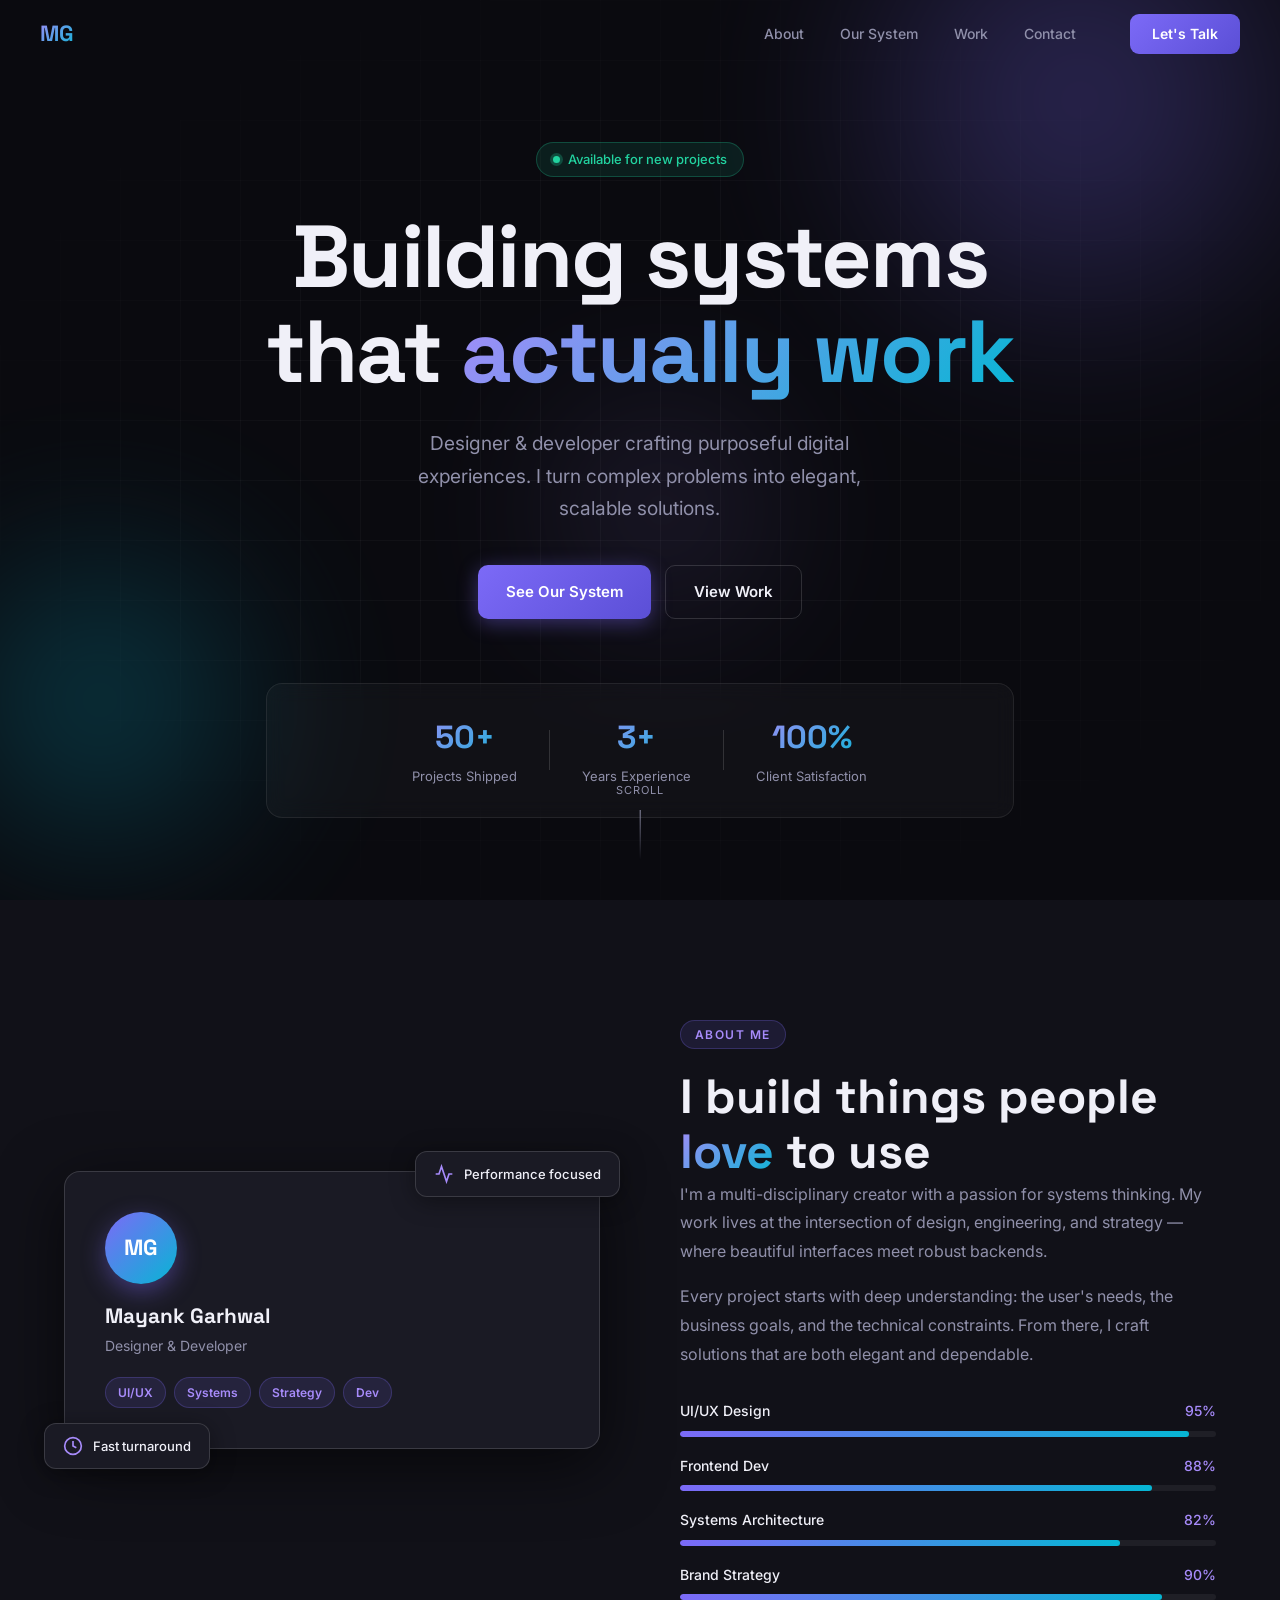
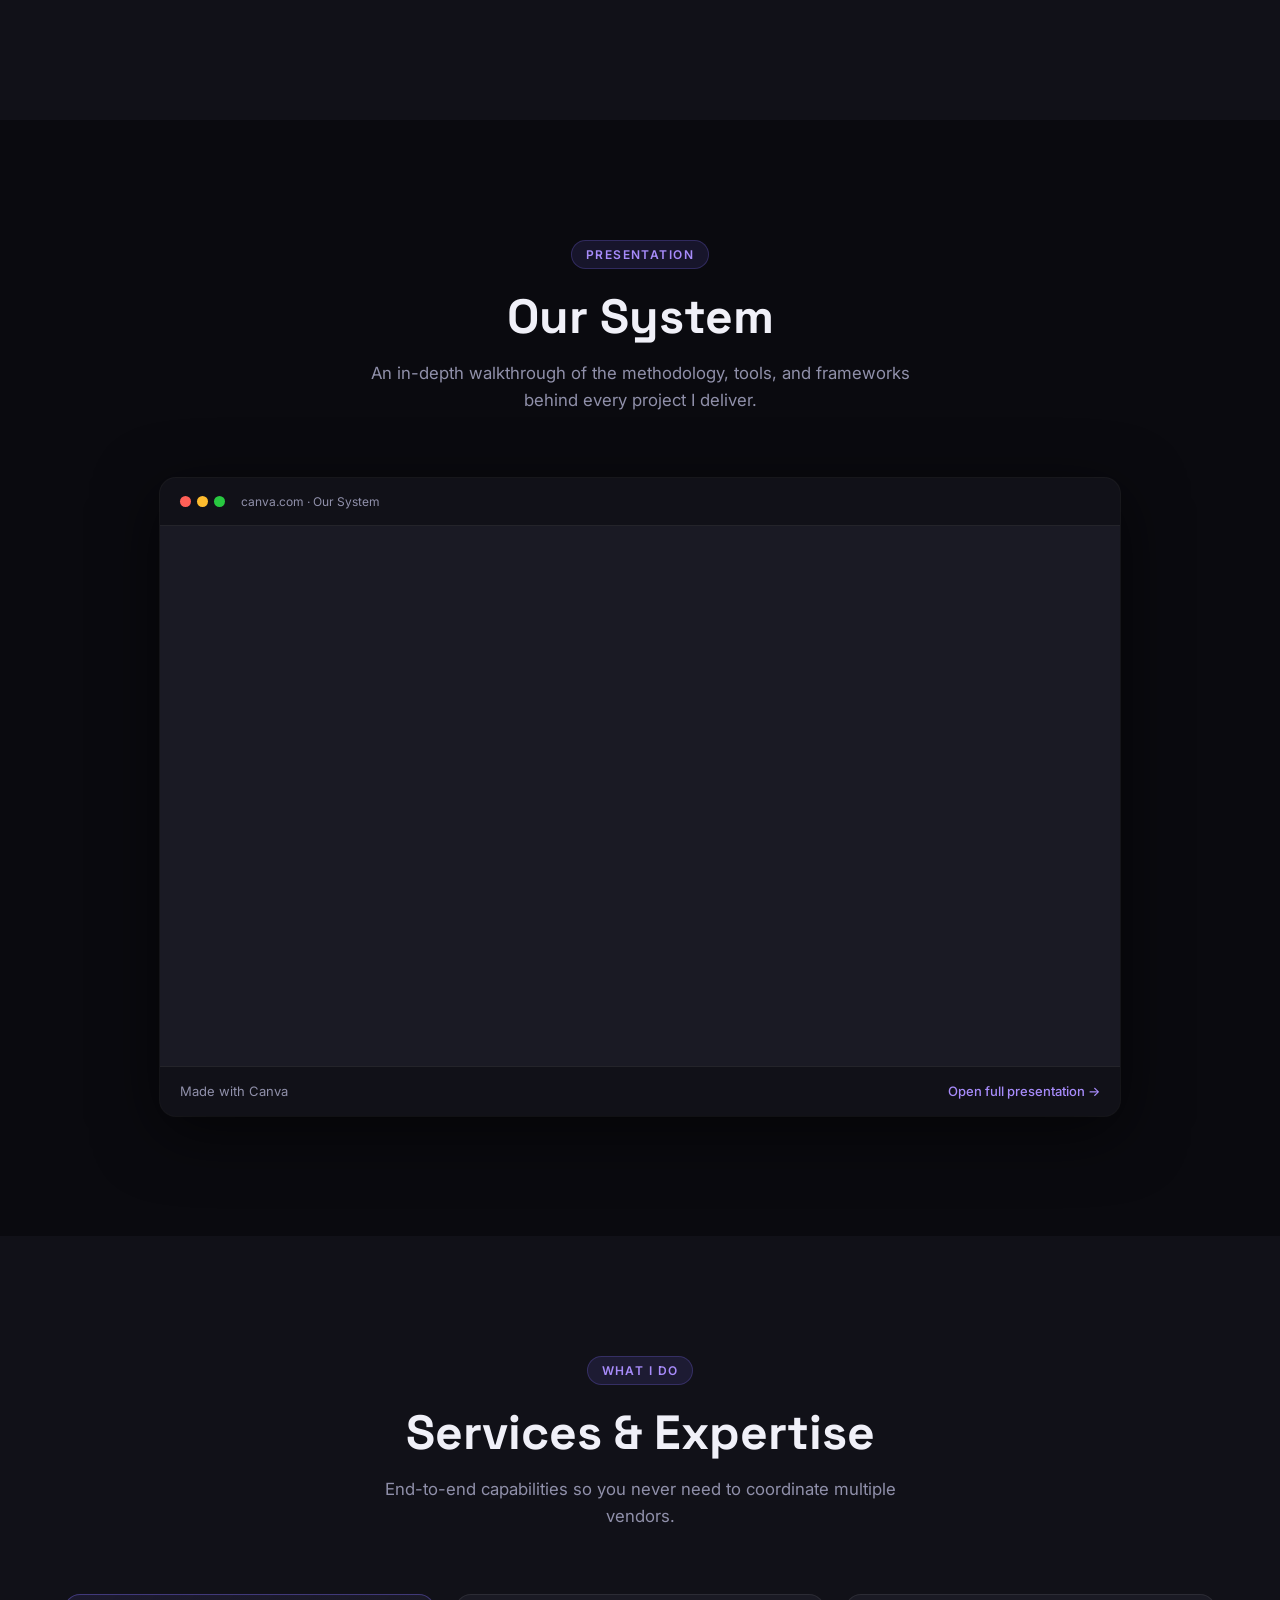
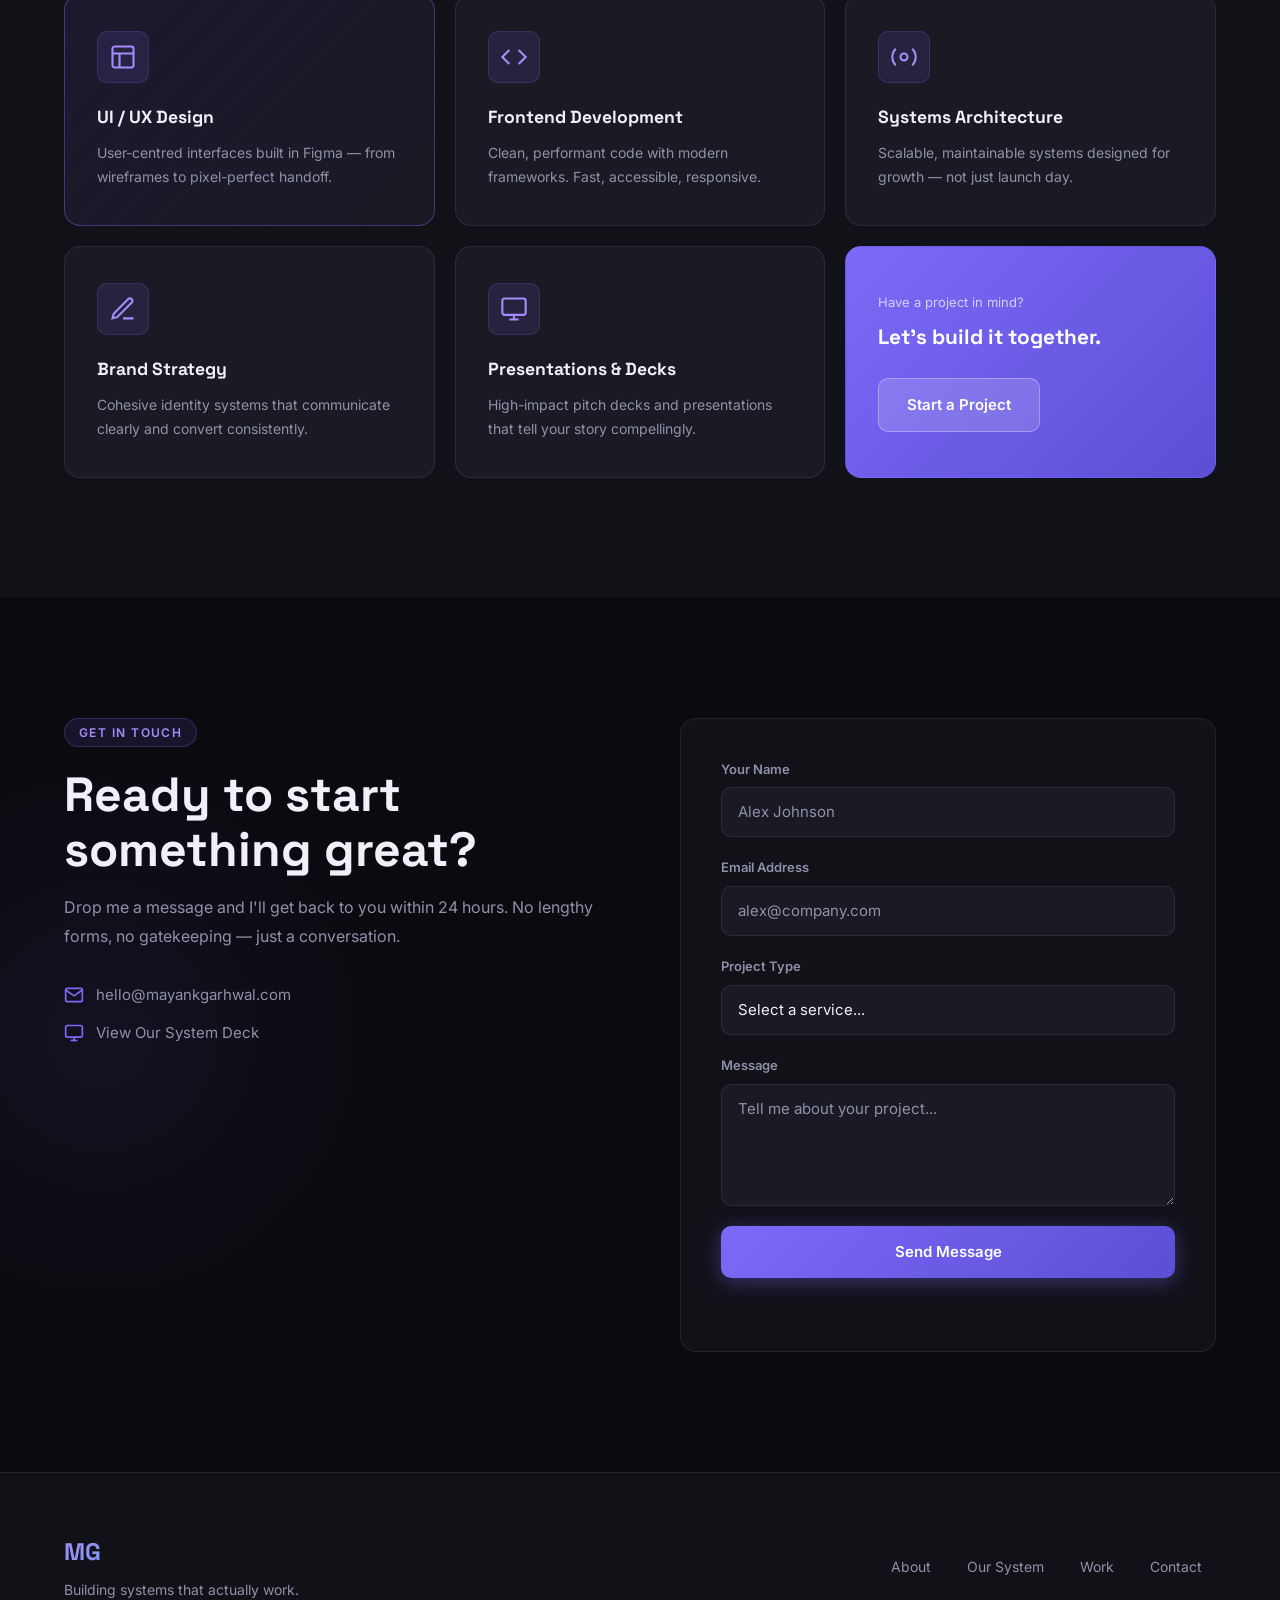
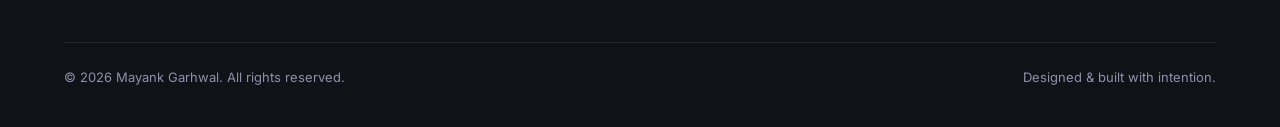
<file: index.html>
<!DOCTYPE html>
<html lang="en">
<head>
  <meta charset="UTF-8" />
  <meta name="viewport" content="width=device-width, initial-scale=1.0" />
  <title>Mayank Garhwal — Portfolio</title>
  <link rel="stylesheet" href="styles.css" />
  <link rel="preconnect" href="https://fonts.googleapis.com" />
  <link rel="preconnect" href="https://fonts.gstatic.com" crossorigin />
  <link href="https://fonts.googleapis.com/css2?family=Inter:wght@300;400;500;600;700;800;900&family=Space+Grotesk:wght@400;500;600;700&display=swap" rel="stylesheet" />
</head>
<body>

  <!-- NAV -->
  <nav class="nav" id="nav">
    <div class="nav__inner">
      <a class="nav__logo" href="#">MG</a>
      <ul class="nav__links">
        <li><a href="#about">About</a></li>
        <li><a href="#system">Our System</a></li>
        <li><a href="#work">Work</a></li>
        <li><a href="#contact">Contact</a></li>
      </ul>
      <button class="nav__cta" onclick="scrollToSection('contact')">Let's Talk</button>
      <button class="nav__hamburger" id="hamburger" aria-label="Toggle menu">
        <span></span><span></span><span></span>
      </button>
    </div>
    <div class="nav__mobile" id="mobileMenu">
      <a href="#about" onclick="closeMobile()">About</a>
      <a href="#system" onclick="closeMobile()">Our System</a>
      <a href="#work" onclick="closeMobile()">Work</a>
      <a href="#contact" onclick="closeMobile()">Contact</a>
    </div>
  </nav>

  <!-- HERO -->
  <section class="hero" id="hero">
    <div class="hero__bg">
      <div class="hero__orb hero__orb--1"></div>
      <div class="hero__orb hero__orb--2"></div>
      <div class="hero__orb hero__orb--3"></div>
      <div class="hero__grid"></div>
    </div>
    <div class="hero__content">
      <div class="hero__badge">
        <span class="hero__badge-dot"></span>
        Available for new projects
      </div>
      <h1 class="hero__title">
        Building systems<br />
        that <span class="hero__title--accent">actually work</span>
      </h1>
      <p class="hero__subtitle">
        Designer &amp; developer crafting purposeful digital experiences.
        I turn complex problems into elegant, scalable solutions.
      </p>
      <div class="hero__actions">
        <button class="btn btn--primary" onclick="scrollToSection('system')">See Our System</button>
        <button class="btn btn--ghost" onclick="scrollToSection('work')">View Work</button>
      </div>
      <div class="hero__stats">
        <div class="hero__stat">
          <span class="hero__stat-num">50+</span>
          <span class="hero__stat-label">Projects Shipped</span>
        </div>
        <div class="hero__stat-divider"></div>
        <div class="hero__stat">
          <span class="hero__stat-num">3+</span>
          <span class="hero__stat-label">Years Experience</span>
        </div>
        <div class="hero__stat-divider"></div>
        <div class="hero__stat">
          <span class="hero__stat-num">100%</span>
          <span class="hero__stat-label">Client Satisfaction</span>
        </div>
      </div>
    </div>
    <div class="hero__scroll">
      <span>Scroll</span>
      <div class="hero__scroll-line"></div>
    </div>
  </section>

  <!-- ABOUT -->
  <section class="about" id="about">
    <div class="container">
      <div class="about__inner">
        <div class="about__visual">
          <div class="about__card">
            <div class="about__avatar">MG</div>
            <div class="about__card-info">
              <h3>Mayank Garhwal</h3>
              <p>Designer &amp; Developer</p>
            </div>
            <div class="about__tags">
              <span class="tag">UI/UX</span>
              <span class="tag">Systems</span>
              <span class="tag">Strategy</span>
              <span class="tag">Dev</span>
            </div>
          </div>
          <div class="about__floating about__floating--1">
            <svg width="20" height="20" viewBox="0 0 24 24" fill="none" stroke="currentColor" stroke-width="2"><polyline points="22 12 18 12 15 21 9 3 6 12 2 12"/></svg>
            Performance focused
          </div>
          <div class="about__floating about__floating--2">
            <svg width="20" height="20" viewBox="0 0 24 24" fill="none" stroke="currentColor" stroke-width="2"><circle cx="12" cy="12" r="10"/><polyline points="12 6 12 12 16 14"/></svg>
            Fast turnaround
          </div>
        </div>
        <div class="about__text">
          <div class="section-label">About Me</div>
          <h2 class="section-title">I build things people <em>love</em> to use</h2>
          <p>
            I'm a multi-disciplinary creator with a passion for systems thinking. My work lives at the
            intersection of design, engineering, and strategy — where beautiful interfaces meet robust backends.
          </p>
          <p>
            Every project starts with deep understanding: the user's needs, the business goals, and the
            technical constraints. From there, I craft solutions that are both elegant and dependable.
          </p>
          <div class="about__skills">
            <div class="skill-bar">
              <div class="skill-bar__label"><span>UI/UX Design</span><span>95%</span></div>
              <div class="skill-bar__track"><div class="skill-bar__fill" style="--w:95%"></div></div>
            </div>
            <div class="skill-bar">
              <div class="skill-bar__label"><span>Frontend Dev</span><span>88%</span></div>
              <div class="skill-bar__track"><div class="skill-bar__fill" style="--w:88%"></div></div>
            </div>
            <div class="skill-bar">
              <div class="skill-bar__label"><span>Systems Architecture</span><span>82%</span></div>
              <div class="skill-bar__track"><div class="skill-bar__fill" style="--w:82%"></div></div>
            </div>
            <div class="skill-bar">
              <div class="skill-bar__label"><span>Brand Strategy</span><span>90%</span></div>
              <div class="skill-bar__track"><div class="skill-bar__fill" style="--w:90%"></div></div>
            </div>
          </div>
        </div>
      </div>
    </div>
  </section>

  <!-- SYSTEM (VIDEO EMBED) -->
  <section class="system" id="system">
    <div class="container">
      <div class="section-header">
        <div class="section-label">Presentation</div>
        <h2 class="section-title">Our System</h2>
        <p class="section-desc">
          An in-depth walkthrough of the methodology, tools, and frameworks
          behind every project I deliver.
        </p>
      </div>

      <div class="embed-wrapper">
        <div class="embed-chrome">
          <div class="embed-chrome__dots">
            <span></span><span></span><span></span>
          </div>
          <span class="embed-chrome__label">canva.com · Our System</span>
        </div>
        <div class="embed-container">
          <iframe
            loading="lazy"
            src="https://www.canva.com/design/DAHGlvmXnWg/TaXcue1YAmTlGuSVuLQ8Jg/view?embed"
            allowfullscreen="allowfullscreen"
            allow="fullscreen"
            title="Our System — Mayank Garhwal"
          ></iframe>
        </div>
        <div class="embed-footer">
          <span>Made with Canva</span>
          <a
            href="https://www.canva.com/design/DAHGlvmXnWg/TaXcue1YAmTlGuSVuLQ8Jg/view?utm_content=DAHGlvmXnWg&utm_campaign=designshare&utm_medium=embeds&utm_source=link"
            target="_blank"
            rel="noopener"
          >Open full presentation &rarr;</a>
        </div>
      </div>
    </div>
  </section>

  <!-- WORK / FEATURES -->
  <section class="work" id="work">
    <div class="container">
      <div class="section-header">
        <div class="section-label">What I Do</div>
        <h2 class="section-title">Services &amp; Expertise</h2>
        <p class="section-desc">End-to-end capabilities so you never need to coordinate multiple vendors.</p>
      </div>
      <div class="services-grid">
        <div class="service-card service-card--highlight">
          <div class="service-card__icon">
            <svg width="28" height="28" viewBox="0 0 24 24" fill="none" stroke="currentColor" stroke-width="1.8"><rect x="3" y="3" width="18" height="18" rx="2"/><path d="M3 9h18M9 21V9"/></svg>
          </div>
          <h3>UI / UX Design</h3>
          <p>User-centred interfaces built in Figma — from wireframes to pixel-perfect handoff.</p>
          <div class="service-card__arrow">
            <svg width="18" height="18" viewBox="0 0 24 24" fill="none" stroke="currentColor" stroke-width="2"><line x1="5" y1="12" x2="19" y2="12"/><polyline points="12 5 19 12 12 19"/></svg>
          </div>
        </div>
        <div class="service-card">
          <div class="service-card__icon">
            <svg width="28" height="28" viewBox="0 0 24 24" fill="none" stroke="currentColor" stroke-width="1.8"><polyline points="16 18 22 12 16 6"/><polyline points="8 6 2 12 8 18"/></svg>
          </div>
          <h3>Frontend Development</h3>
          <p>Clean, performant code with modern frameworks. Fast, accessible, responsive.</p>
          <div class="service-card__arrow">
            <svg width="18" height="18" viewBox="0 0 24 24" fill="none" stroke="currentColor" stroke-width="2"><line x1="5" y1="12" x2="19" y2="12"/><polyline points="12 5 19 12 12 19"/></svg>
          </div>
        </div>
        <div class="service-card">
          <div class="service-card__icon">
            <svg width="28" height="28" viewBox="0 0 24 24" fill="none" stroke="currentColor" stroke-width="1.8"><circle cx="12" cy="12" r="3"/><path d="M19.07 4.93a10 10 0 0 1 0 14.14M4.93 4.93a10 10 0 0 0 0 14.14"/></svg>
          </div>
          <h3>Systems Architecture</h3>
          <p>Scalable, maintainable systems designed for growth — not just launch day.</p>
          <div class="service-card__arrow">
            <svg width="18" height="18" viewBox="0 0 24 24" fill="none" stroke="currentColor" stroke-width="2"><line x1="5" y1="12" x2="19" y2="12"/><polyline points="12 5 19 12 12 19"/></svg>
          </div>
        </div>
        <div class="service-card">
          <div class="service-card__icon">
            <svg width="28" height="28" viewBox="0 0 24 24" fill="none" stroke="currentColor" stroke-width="1.8"><path d="M12 20h9"/><path d="M16.5 3.5a2.121 2.121 0 0 1 3 3L7 19l-4 1 1-4L16.5 3.5z"/></svg>
          </div>
          <h3>Brand Strategy</h3>
          <p>Cohesive identity systems that communicate clearly and convert consistently.</p>
          <div class="service-card__arrow">
            <svg width="18" height="18" viewBox="0 0 24 24" fill="none" stroke="currentColor" stroke-width="2"><line x1="5" y1="12" x2="19" y2="12"/><polyline points="12 5 19 12 12 19"/></svg>
          </div>
        </div>
        <div class="service-card">
          <div class="service-card__icon">
            <svg width="28" height="28" viewBox="0 0 24 24" fill="none" stroke="currentColor" stroke-width="1.8"><rect x="2" y="3" width="20" height="14" rx="2"/><line x1="8" y1="21" x2="16" y2="21"/><line x1="12" y1="17" x2="12" y2="21"/></svg>
          </div>
          <h3>Presentations &amp; Decks</h3>
          <p>High-impact pitch decks and presentations that tell your story compellingly.</p>
          <div class="service-card__arrow">
            <svg width="18" height="18" viewBox="0 0 24 24" fill="none" stroke="currentColor" stroke-width="2"><line x1="5" y1="12" x2="19" y2="12"/><polyline points="12 5 19 12 12 19"/></svg>
          </div>
        </div>
        <div class="service-card service-card--cta">
          <p>Have a project in mind?</p>
          <h3>Let's build it together.</h3>
          <button class="btn btn--primary" onclick="scrollToSection('contact')">Start a Project</button>
        </div>
      </div>
    </div>
  </section>

  <!-- CONTACT -->
  <section class="contact" id="contact">
    <div class="container">
      <div class="contact__inner">
        <div class="contact__text">
          <div class="section-label">Get in Touch</div>
          <h2 class="section-title">Ready to start<br />something great?</h2>
          <p>
            Drop me a message and I'll get back to you within 24 hours.
            No lengthy forms, no gatekeeping — just a conversation.
          </p>
          <div class="contact__links">
            <a class="contact__link" href="mailto:hello@mayankgarhwal.com">
              <svg width="20" height="20" viewBox="0 0 24 24" fill="none" stroke="currentColor" stroke-width="2"><path d="M4 4h16c1.1 0 2 .9 2 2v12c0 1.1-.9 2-2 2H4c-1.1 0-2-.9-2-2V6c0-1.1.9-2 2-2z"/><polyline points="22,6 12,13 2,6"/></svg>
              hello@mayankgarhwal.com
            </a>
            <a class="contact__link" href="https://www.canva.com/design/DAHGlvmXnWg/TaXcue1YAmTlGuSVuLQ8Jg/view?utm_content=DAHGlvmXnWg&utm_campaign=designshare&utm_medium=embeds&utm_source=link" target="_blank" rel="noopener">
              <svg width="20" height="20" viewBox="0 0 24 24" fill="none" stroke="currentColor" stroke-width="2"><rect x="2" y="3" width="20" height="14" rx="2"/><line x1="8" y1="21" x2="16" y2="21"/><line x1="12" y1="17" x2="12" y2="21"/></svg>
              View Our System Deck
            </a>
          </div>
        </div>
        <form class="contact__form" onsubmit="handleSubmit(event)">
          <div class="form-group">
            <label for="name">Your Name</label>
            <input type="text" id="name" name="name" placeholder="Alex Johnson" required />
          </div>
          <div class="form-group">
            <label for="email">Email Address</label>
            <input type="email" id="email" name="email" placeholder="alex@company.com" required />
          </div>
          <div class="form-group">
            <label for="project">Project Type</label>
            <select id="project" name="project">
              <option value="">Select a service...</option>
              <option>UI / UX Design</option>
              <option>Frontend Development</option>
              <option>Systems Architecture</option>
              <option>Brand Strategy</option>
              <option>Other</option>
            </select>
          </div>
          <div class="form-group">
            <label for="message">Message</label>
            <textarea id="message" name="message" rows="4" placeholder="Tell me about your project..." required></textarea>
          </div>
          <button type="submit" class="btn btn--primary btn--full">Send Message</button>
          <p class="form-note" id="formNote"></p>
        </form>
      </div>
    </div>
  </section>

  <!-- FOOTER -->
  <footer class="footer">
    <div class="container">
      <div class="footer__inner">
        <div class="footer__brand">
          <span class="footer__logo">MG</span>
          <p>Building systems that actually work.</p>
        </div>
        <div class="footer__links">
          <a href="#about">About</a>
          <a href="#system">Our System</a>
          <a href="#work">Work</a>
          <a href="#contact">Contact</a>
        </div>
      </div>
      <div class="footer__bottom">
        <p>&copy; 2026 Mayank Garhwal. All rights reserved.</p>
        <p>Designed &amp; built with intention.</p>
      </div>
    </div>
  </footer>

  <script src="script.js"></script>
</body>
</html>
</file>
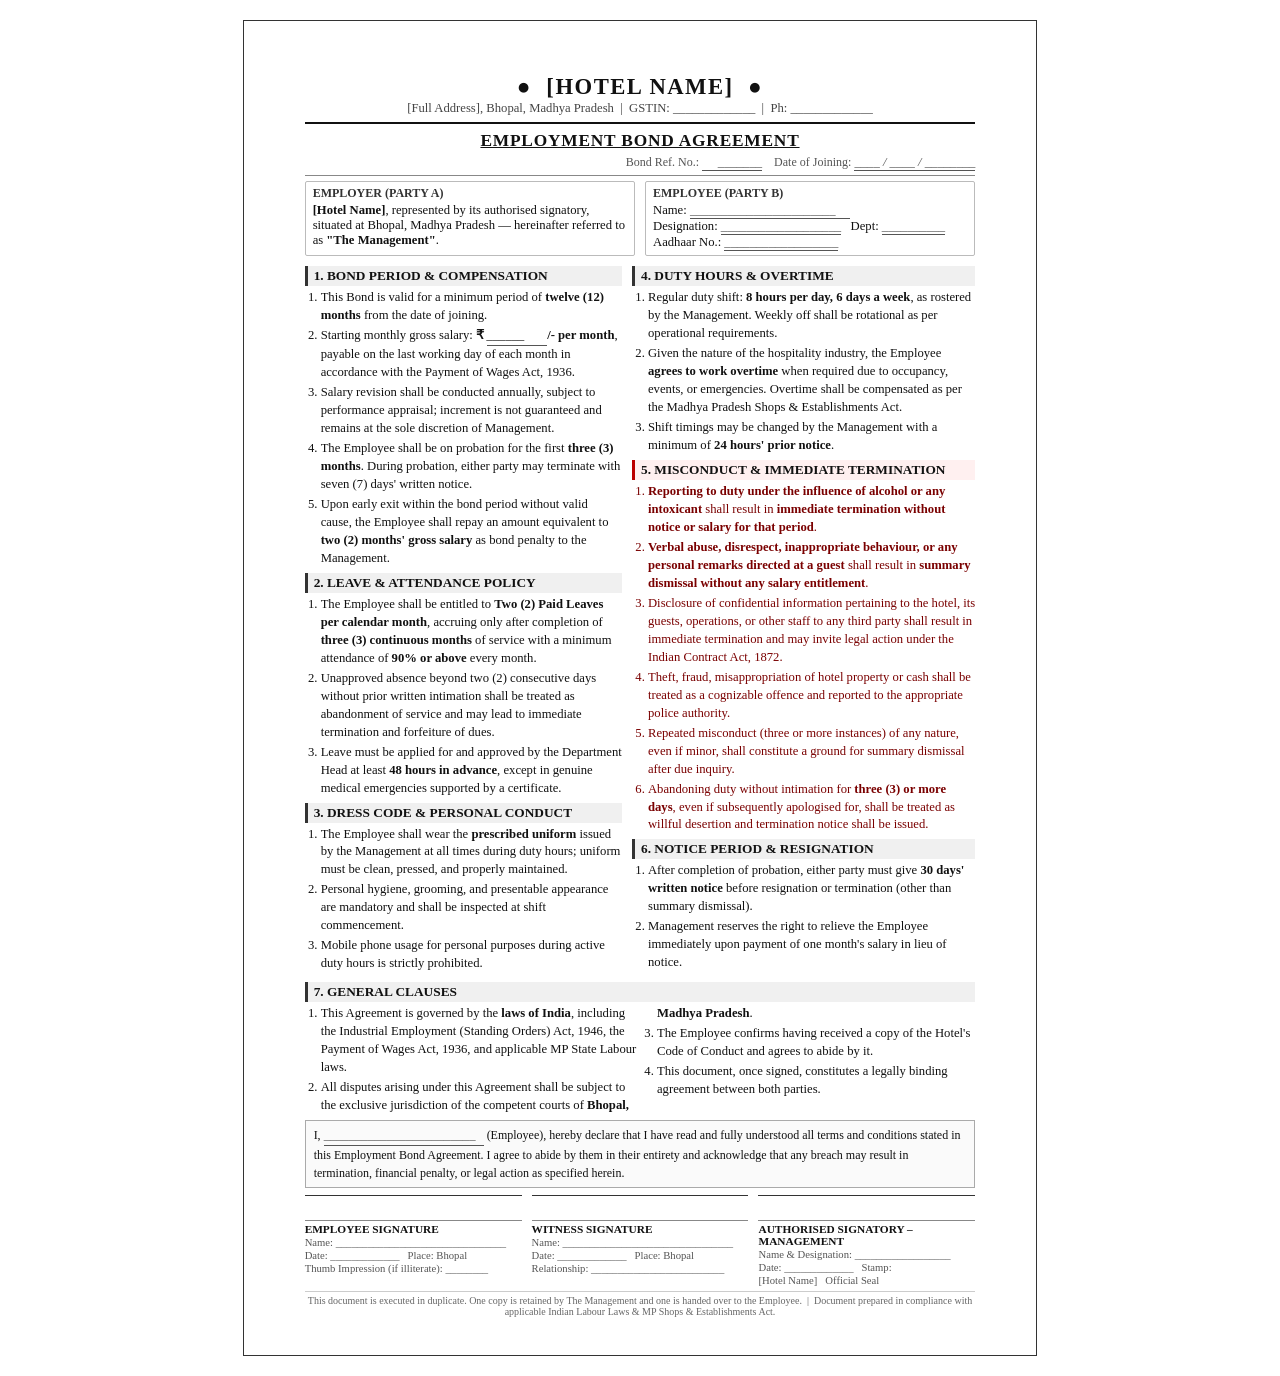
<file: employment_bond_agreement.html>
<!DOCTYPE html>
<html lang="en">
<head>
  <meta charset="UTF-8" />
  <meta name="viewport" content="width=device-width, initial-scale=1.0"/>
  <title>Employment Bond Agreement – Hotel Staff</title>
  <style>
    *, *::before, *::after { box-sizing: border-box; margin: 0; padding: 0; }

    body {
      font-family: "Times New Roman", Times, serif;
      font-size: 11pt;
      color: #111;
      background: #fff;
      padding: 20px;
    }

    .page {
      max-width: 210mm;
      margin: 0 auto;
      padding: 14mm 16mm 10mm 16mm;
      border: 1.5px solid #333;
    }

    /* ── HEADER ── */
    .header { text-align: center; margin-bottom: 6px; }
    .hotel-name {
      font-size: 17pt;
      font-weight: bold;
      letter-spacing: 1.5px;
      text-transform: uppercase;
    }
    .hotel-sub {
      font-size: 9.5pt;
      color: #444;
      margin-top: 1px;
    }
    .doc-title {
      font-size: 13pt;
      font-weight: bold;
      text-align: center;
      margin: 7px 0 4px;
      text-decoration: underline;
      text-transform: uppercase;
      letter-spacing: 0.8px;
    }
    .ref-line {
      font-size: 9pt;
      text-align: right;
      color: #555;
      margin-bottom: 4px;
    }
    hr.thick { border: none; border-top: 2px solid #111; margin: 5px 0; }
    hr.thin  { border: none; border-top: 0.5px solid #888; margin: 4px 0; }

    /* ── PARTIES BLOCK ── */
    .parties {
      display: flex;
      gap: 10px;
      margin: 5px 0;
      font-size: 9.5pt;
    }
    .party { flex: 1; border: 0.8px solid #bbb; padding: 4px 7px; border-radius: 2px; }
    .party strong { display: block; font-size: 9pt; text-transform: uppercase; color: #333; margin-bottom: 2px; }

    /* ── SECTIONS ── */
    .section { margin: 5px 0; }
    .section-title {
      font-size: 10pt;
      font-weight: bold;
      text-transform: uppercase;
      background: #f0f0f0;
      padding: 2px 6px;
      border-left: 3px solid #333;
      margin-bottom: 3px;
    }

    ol { padding-left: 16px; }
    ol li { font-size: 9.5pt; line-height: 1.42; margin-bottom: 2px; }

    .two-col { display: flex; gap: 10px; }
    .two-col .section { flex: 1; }

    /* ── TERMINATION HIGHLIGHT ── */
    .termination li { color: #7a0000; }
    .termination .section-title { border-left-color: #b00; background: #fff0f0; }

    /* ── FIELDS ── */
    .field {
      display: inline-block;
      border-bottom: 1px solid #555;
      min-width: 110px;
      color: #555;
      font-style: italic;
      font-size: 9.5pt;
    }
    .field-sm { min-width: 60px; }
    .field-lg { min-width: 160px; }

    /* ── DECLARATION ── */
    .declaration {
      font-size: 9pt;
      border: 0.8px solid #aaa;
      padding: 5px 8px;
      margin: 5px 0;
      background: #fafafa;
      line-height: 1.5;
    }

    /* ── SIGNATURE BLOCK ── */
    .sig-block {
      display: flex;
      justify-content: space-between;
      margin-top: 7px;
      gap: 10px;
    }
    .sig { flex: 1; border-top: 1px solid #333; padding-top: 4px; font-size: 9pt; }
    .sig .label { font-weight: bold; font-size: 8.5pt; text-transform: uppercase; }
    .sig .sub { color: #555; font-size: 8pt; margin-top: 2px; }
    .sig-line {
      border-bottom: 1px solid #888;
      height: 18px;
      margin: 3px 0 2px;
    }

    .footer-note {
      font-size: 7.5pt;
      color: #666;
      text-align: center;
      margin-top: 5px;
      border-top: 0.5px solid #ccc;
      padding-top: 3px;
    }

    /* ── PRINT ── */
    @media print {
      body { padding: 0; background: #fff; }
      .page {
        max-width: 100%;
        margin: 0;
        padding: 12mm 15mm 8mm 15mm;
        border: none;
        page-break-after: avoid;
      }
      @page {
        size: A4 portrait;
        margin: 8mm 10mm;
      }
    }
  </style>
</head>
<body>
<div class="page">

  <!-- HEADER -->
  <div class="header">
    <div class="hotel-name">&#9679; &nbsp;[Hotel Name]&nbsp; &#9679;</div>
    <div class="hotel-sub">
      [Full Address], Bhopal, Madhya Pradesh &nbsp;|&nbsp;
      GSTIN: _____________ &nbsp;|&nbsp; Ph: _____________
    </div>
  </div>

  <hr class="thick"/>
  <div class="doc-title">Employment Bond Agreement</div>
  <div class="ref-line">
    Bond Ref. No.: <span class="field field-sm">_______</span> &nbsp;&nbsp;
    Date of Joining: <span class="field">____ / ____ / ________</span>
  </div>
  <hr class="thin"/>

  <!-- PARTIES -->
  <div class="parties">
    <div class="party">
      <strong>Employer (Party A)</strong>
      <b>[Hotel Name]</b>, represented by its authorised signatory,
      situated at Bhopal, Madhya Pradesh — hereinafter referred to as <b>"The Management"</b>.
    </div>
    <div class="party">
      <strong>Employee (Party B)</strong>
      Name: <span class="field field-lg">_______________________</span><br/>
      Designation: <span class="field">___________________</span> &nbsp;
      Dept: <span class="field field-sm">__________</span><br/>
      Aadhaar No.: <span class="field">__________________</span>
    </div>
  </div>

  <!-- TWO-COLUMN SECTIONS -->
  <div class="two-col">

    <div>
      <div class="section">
        <div class="section-title">1. Bond Period &amp; Compensation</div>
        <ol>
          <li>This Bond is valid for a minimum period of <b>twelve (12) months</b> from the date of joining.</li>
          <li>Starting monthly gross salary: <b>&#8377; <span class="field field-sm">______</span>/- per month</b>, payable on the last working day of each month in accordance with the Payment of Wages Act, 1936.</li>
          <li>Salary revision shall be conducted annually, subject to performance appraisal; increment is not guaranteed and remains at the sole discretion of Management.</li>
          <li>The Employee shall be on probation for the first <b>three (3) months</b>. During probation, either party may terminate with seven (7) days' written notice.</li>
          <li>Upon early exit within the bond period without valid cause, the Employee shall repay an amount equivalent to <b>two (2) months' gross salary</b> as bond penalty to the Management.</li>
        </ol>
      </div>

      <div class="section">
        <div class="section-title">2. Leave &amp; Attendance Policy</div>
        <ol>
          <li>The Employee shall be entitled to <b>Two (2) Paid Leaves per calendar month</b>, accruing only after completion of <b>three (3) continuous months</b> of service with a minimum attendance of <b>90% or above</b> every month.</li>
          <li>Unapproved absence beyond two (2) consecutive days without prior written intimation shall be treated as abandonment of service and may lead to immediate termination and forfeiture of dues.</li>
          <li>Leave must be applied for and approved by the Department Head at least <b>48 hours in advance</b>, except in genuine medical emergencies supported by a certificate.</li>
        </ol>
      </div>

      <div class="section">
        <div class="section-title">3. Dress Code &amp; Personal Conduct</div>
        <ol>
          <li>The Employee shall wear the <b>prescribed uniform</b> issued by the Management at all times during duty hours; uniform must be clean, pressed, and properly maintained.</li>
          <li>Personal hygiene, grooming, and presentable appearance are mandatory and shall be inspected at shift commencement.</li>
          <li>Mobile phone usage for personal purposes during active duty hours is strictly prohibited.</li>
        </ol>
      </div>
    </div>

    <div>
      <div class="section">
        <div class="section-title">4. Duty Hours &amp; Overtime</div>
        <ol>
          <li>Regular duty shift: <b>8 hours per day, 6 days a week</b>, as rostered by the Management. Weekly off shall be rotational as per operational requirements.</li>
          <li>Given the nature of the hospitality industry, the Employee <b>agrees to work overtime</b> when required due to occupancy, events, or emergencies. Overtime shall be compensated as per the Madhya Pradesh Shops &amp; Establishments Act.</li>
          <li>Shift timings may be changed by the Management with a minimum of <b>24 hours' prior notice</b>.</li>
        </ol>
      </div>

      <div class="section termination">
        <div class="section-title">5. Misconduct &amp; Immediate Termination</div>
        <ol>
          <li><b>Reporting to duty under the influence of alcohol or any intoxicant</b> shall result in <b>immediate termination without notice or salary for that period</b>.</li>
          <li><b>Verbal abuse, disrespect, inappropriate behaviour, or any personal remarks directed at a guest</b> shall result in <b>summary dismissal without any salary entitlement</b>.</li>
          <li>Disclosure of confidential information pertaining to the hotel, its guests, operations, or other staff to any third party shall result in immediate termination and may invite legal action under the Indian Contract Act, 1872.</li>
          <li>Theft, fraud, misappropriation of hotel property or cash shall be treated as a cognizable offence and reported to the appropriate police authority.</li>
          <li>Repeated misconduct (three or more instances) of any nature, even if minor, shall constitute a ground for summary dismissal after due inquiry.</li>
          <li>Abandoning duty without intimation for <b>three (3) or more days</b>, even if subsequently apologised for, shall be treated as willful desertion and termination notice shall be issued.</li>
        </ol>
      </div>

      <div class="section">
        <div class="section-title">6. Notice Period &amp; Resignation</div>
        <ol>
          <li>After completion of probation, either party must give <b>30 days' written notice</b> before resignation or termination (other than summary dismissal).</li>
          <li>Management reserves the right to relieve the Employee immediately upon payment of one month's salary in lieu of notice.</li>
        </ol>
      </div>
    </div>

  </div><!-- end two-col -->

  <!-- GENERAL CLAUSES -->
  <div class="section" style="margin-top:4px;">
    <div class="section-title">7. General Clauses</div>
    <ol style="column-count:2; column-gap:18px;">
      <li>This Agreement is governed by the <b>laws of India</b>, including the Industrial Employment (Standing Orders) Act, 1946, the Payment of Wages Act, 1936, and applicable MP State Labour laws.</li>
      <li>All disputes arising under this Agreement shall be subject to the exclusive jurisdiction of the competent courts of <b>Bhopal, Madhya Pradesh</b>.</li>
      <li>The Employee confirms having received a copy of the Hotel's Code of Conduct and agrees to abide by it.</li>
      <li>This document, once signed, constitutes a legally binding agreement between both parties.</li>
    </ol>
  </div>

  <!-- DECLARATION -->
  <div class="declaration">
    I, <span class="field field-lg">________________________</span> (Employee), hereby declare that I have read and fully understood all terms and conditions stated in this Employment Bond Agreement. I agree to abide by them in their entirety and acknowledge that any breach may result in termination, financial penalty, or legal action as specified herein.
  </div>

  <!-- SIGNATURE BLOCK -->
  <div class="sig-block">
    <div class="sig">
      <div class="sig-line"></div>
      <div class="label">Employee Signature</div>
      <div class="sub">Name: ________________________________</div>
      <div class="sub">Date: _____________ &nbsp; Place: Bhopal</div>
      <div class="sub">Thumb Impression (if illiterate): ________</div>
    </div>
    <div class="sig">
      <div class="sig-line"></div>
      <div class="label">Witness Signature</div>
      <div class="sub">Name: ________________________________</div>
      <div class="sub">Date: _____________ &nbsp; Place: Bhopal</div>
      <div class="sub">Relationship: _________________________</div>
    </div>
    <div class="sig">
      <div class="sig-line"></div>
      <div class="label">Authorised Signatory – Management</div>
      <div class="sub">Name &amp; Designation: __________________</div>
      <div class="sub">Date: _____________ &nbsp; Stamp: </div>
      <div class="sub">[Hotel Name] &nbsp; Official Seal</div>
    </div>
  </div>

  <div class="footer-note">
    This document is executed in duplicate. One copy is retained by The Management and one is handed over to the Employee. &nbsp;|&nbsp;
    Document prepared in compliance with applicable Indian Labour Laws &amp; MP Shops &amp; Establishments Act.
  </div>

</div><!-- end .page -->
</body>
</html>
</file>
<file: styles.css>
/* ─── RESET & TOKENS ────────────────────────────────────────────────────── */
*, *::before, *::after { box-sizing: border-box; margin: 0; padding: 0; }

:root {
  --bg:        #0a0a0f;
  --bg-2:      #111118;
  --bg-3:      #1a1a24;
  --border:    rgba(255,255,255,0.08);
  --border-2:  rgba(255,255,255,0.14);
  --text:      #f0f0f8;
  --text-muted:#9090aa;
  --accent:    #7c6af7;
  --accent-2:  #a78bfa;
  --accent-3:  #06b6d4;
  --green:     #22d3a0;
  --radius:    16px;
  --radius-sm: 10px;
  --shadow:    0 4px 24px rgba(0,0,0,0.4);
  --shadow-lg: 0 16px 64px rgba(0,0,0,0.6);
  --font:      'Inter', system-ui, sans-serif;
  --font-alt:  'Space Grotesk', system-ui, sans-serif;
  --transition: 0.25s ease;
}

html { scroll-behavior: smooth; }

body {
  font-family: var(--font);
  background: var(--bg);
  color: var(--text);
  line-height: 1.6;
  overflow-x: hidden;
}

a { color: inherit; text-decoration: none; }
button { cursor: pointer; border: none; background: none; font: inherit; }
img, svg { display: block; }
ul { list-style: none; }

/* ─── UTILITIES ─────────────────────────────────────────────────────────── */
.container {
  width: 100%;
  max-width: 1200px;
  margin: 0 auto;
  padding: 0 24px;
}

.section-label {
  display: inline-block;
  font-size: 12px;
  font-weight: 600;
  letter-spacing: 0.12em;
  text-transform: uppercase;
  color: var(--accent-2);
  background: rgba(124,106,247,0.12);
  border: 1px solid rgba(124,106,247,0.25);
  padding: 4px 14px;
  border-radius: 999px;
  margin-bottom: 20px;
}

.section-title {
  font-family: var(--font-alt);
  font-size: clamp(2rem, 4vw, 3rem);
  font-weight: 700;
  line-height: 1.15;
  color: var(--text);
}

.section-title em {
  font-style: normal;
  background: linear-gradient(135deg, var(--accent-2), var(--accent-3));
  -webkit-background-clip: text;
  -webkit-text-fill-color: transparent;
  background-clip: text;
}

.section-desc {
  margin-top: 16px;
  font-size: 1.05rem;
  color: var(--text-muted);
  max-width: 540px;
}

.section-header {
  text-align: center;
  margin-bottom: 64px;
}
.section-header .section-desc { margin-left: auto; margin-right: auto; }

/* ─── BUTTONS ───────────────────────────────────────────────────────────── */
.btn {
  display: inline-flex;
  align-items: center;
  justify-content: center;
  gap: 8px;
  padding: 14px 28px;
  border-radius: 10px;
  font-size: 15px;
  font-weight: 600;
  transition: all var(--transition);
}

.btn--primary {
  background: linear-gradient(135deg, var(--accent), #5b4fd6);
  color: #fff;
  box-shadow: 0 4px 20px rgba(124,106,247,0.4);
}
.btn--primary:hover {
  transform: translateY(-2px);
  box-shadow: 0 8px 32px rgba(124,106,247,0.55);
}

.btn--ghost {
  background: transparent;
  color: var(--text);
  border: 1px solid var(--border-2);
}
.btn--ghost:hover {
  border-color: var(--accent-2);
  color: var(--accent-2);
  background: rgba(124,106,247,0.08);
}

.btn--full { width: 100%; }

/* ─── NAV ───────────────────────────────────────────────────────────────── */
.nav {
  position: fixed;
  top: 0;
  left: 0;
  right: 0;
  z-index: 1000;
  padding: 0 24px;
  transition: background var(--transition), box-shadow var(--transition);
}
.nav.scrolled {
  background: rgba(10,10,15,0.85);
  backdrop-filter: blur(16px);
  -webkit-backdrop-filter: blur(16px);
  box-shadow: 0 1px 0 var(--border);
}

.nav__inner {
  max-width: 1200px;
  margin: 0 auto;
  height: 68px;
  display: flex;
  align-items: center;
  gap: 40px;
}

.nav__logo {
  font-family: var(--font-alt);
  font-size: 22px;
  font-weight: 700;
  background: linear-gradient(135deg, var(--accent-2), var(--accent-3));
  -webkit-background-clip: text;
  -webkit-text-fill-color: transparent;
  background-clip: text;
  flex-shrink: 0;
}

.nav__links {
  display: flex;
  gap: 8px;
  margin-left: auto;
}
.nav__links a {
  padding: 8px 14px;
  border-radius: 8px;
  font-size: 14px;
  font-weight: 500;
  color: var(--text-muted);
  transition: color var(--transition), background var(--transition);
}
.nav__links a:hover { color: var(--text); background: rgba(255,255,255,0.05); }

.nav__cta {
  padding: 9px 22px;
  border-radius: 9px;
  background: linear-gradient(135deg, var(--accent), #5b4fd6);
  color: #fff;
  font-size: 14px;
  font-weight: 600;
  transition: all var(--transition);
  flex-shrink: 0;
}
.nav__cta:hover { transform: translateY(-1px); box-shadow: 0 4px 16px rgba(124,106,247,0.5); }

.nav__hamburger {
  display: none;
  flex-direction: column;
  gap: 5px;
  padding: 8px;
  margin-left: auto;
}
.nav__hamburger span {
  display: block;
  width: 22px;
  height: 2px;
  background: var(--text);
  border-radius: 2px;
  transition: all var(--transition);
}

.nav__mobile {
  display: none;
  flex-direction: column;
  padding: 16px 0 24px;
  border-top: 1px solid var(--border);
  background: rgba(10,10,15,0.95);
  backdrop-filter: blur(16px);
}
.nav__mobile a {
  padding: 12px 24px;
  font-size: 16px;
  font-weight: 500;
  color: var(--text-muted);
  transition: color var(--transition);
}
.nav__mobile a:hover { color: var(--text); }
.nav__mobile.open { display: flex; }

/* ─── HERO ──────────────────────────────────────────────────────────────── */
.hero {
  position: relative;
  min-height: 100vh;
  display: flex;
  align-items: center;
  padding: 140px 24px 80px;
  overflow: hidden;
}

.hero__bg {
  position: absolute;
  inset: 0;
  pointer-events: none;
}

.hero__grid {
  position: absolute;
  inset: 0;
  background-image:
    linear-gradient(rgba(255,255,255,0.03) 1px, transparent 1px),
    linear-gradient(90deg, rgba(255,255,255,0.03) 1px, transparent 1px);
  background-size: 60px 60px;
  mask-image: radial-gradient(ellipse at center, black 40%, transparent 80%);
}

.hero__orb {
  position: absolute;
  border-radius: 50%;
  filter: blur(80px);
  opacity: 0.35;
}
.hero__orb--1 {
  width: 600px; height: 600px;
  top: -200px; right: -100px;
  background: radial-gradient(circle, var(--accent) 0%, transparent 70%);
  animation: float 8s ease-in-out infinite;
}
.hero__orb--2 {
  width: 400px; height: 400px;
  bottom: 0; left: -100px;
  background: radial-gradient(circle, var(--accent-3) 0%, transparent 70%);
  animation: float 10s ease-in-out infinite reverse;
}
.hero__orb--3 {
  width: 300px; height: 300px;
  top: 40%; left: 40%;
  background: radial-gradient(circle, #a78bfa 0%, transparent 70%);
  animation: float 12s ease-in-out infinite;
  opacity: 0.2;
}

@keyframes float {
  0%, 100% { transform: translateY(0px) scale(1); }
  50%       { transform: translateY(-30px) scale(1.05); }
}

.hero__content {
  position: relative;
  max-width: 760px;
  margin: 0 auto;
  text-align: center;
  z-index: 1;
}

.hero__badge {
  display: inline-flex;
  align-items: center;
  gap: 8px;
  font-size: 13px;
  font-weight: 500;
  color: var(--green);
  background: rgba(34,211,160,0.1);
  border: 1px solid rgba(34,211,160,0.25);
  padding: 6px 16px;
  border-radius: 999px;
  margin-bottom: 32px;
}

.hero__badge-dot {
  width: 7px; height: 7px;
  border-radius: 50%;
  background: var(--green);
  box-shadow: 0 0 0 3px rgba(34,211,160,0.25);
  animation: pulse 2s ease-in-out infinite;
}

@keyframes pulse {
  0%, 100% { box-shadow: 0 0 0 3px rgba(34,211,160,0.25); }
  50%       { box-shadow: 0 0 0 6px rgba(34,211,160,0.1); }
}

.hero__title {
  font-family: var(--font-alt);
  font-size: clamp(3rem, 7vw, 5.5rem);
  font-weight: 800;
  line-height: 1.08;
  letter-spacing: -0.02em;
  margin-bottom: 28px;
}

.hero__title--accent {
  background: linear-gradient(135deg, var(--accent-2) 0%, var(--accent-3) 100%);
  -webkit-background-clip: text;
  -webkit-text-fill-color: transparent;
  background-clip: text;
}

.hero__subtitle {
  font-size: clamp(1rem, 2vw, 1.2rem);
  color: var(--text-muted);
  max-width: 500px;
  margin: 0 auto 40px;
  line-height: 1.7;
}

.hero__actions {
  display: flex;
  gap: 14px;
  justify-content: center;
  flex-wrap: wrap;
  margin-bottom: 64px;
}

.hero__stats {
  display: flex;
  align-items: center;
  justify-content: center;
  gap: 32px;
  padding: 28px 40px;
  background: rgba(255,255,255,0.03);
  border: 1px solid var(--border);
  border-radius: var(--radius);
  backdrop-filter: blur(10px);
  flex-wrap: wrap;
}

.hero__stat { text-align: center; }
.hero__stat-num {
  display: block;
  font-family: var(--font-alt);
  font-size: 2rem;
  font-weight: 700;
  background: linear-gradient(135deg, var(--accent-2), var(--accent-3));
  -webkit-background-clip: text;
  -webkit-text-fill-color: transparent;
  background-clip: text;
}
.hero__stat-label { font-size: 13px; color: var(--text-muted); margin-top: 4px; }
.hero__stat-divider {
  width: 1px; height: 40px;
  background: var(--border-2);
}

.hero__scroll {
  position: absolute;
  bottom: 40px;
  left: 50%;
  transform: translateX(-50%);
  display: flex;
  flex-direction: column;
  align-items: center;
  gap: 10px;
  font-size: 11px;
  letter-spacing: 0.1em;
  text-transform: uppercase;
  color: var(--text-muted);
  z-index: 1;
}
.hero__scroll-line {
  width: 1px;
  height: 50px;
  background: linear-gradient(to bottom, var(--text-muted), transparent);
  animation: scrollLine 2s ease-in-out infinite;
}
@keyframes scrollLine {
  0%   { transform: scaleY(0); transform-origin: top; }
  50%  { transform: scaleY(1); transform-origin: top; }
  51%  { transform: scaleY(1); transform-origin: bottom; }
  100% { transform: scaleY(0); transform-origin: bottom; }
}

/* ─── ABOUT ─────────────────────────────────────────────────────────────── */
.about {
  padding: 120px 0;
  background: var(--bg-2);
}

.about__inner {
  display: grid;
  grid-template-columns: 1fr 1fr;
  gap: 80px;
  align-items: center;
}

.about__visual { position: relative; }

.about__card {
  background: var(--bg-3);
  border: 1px solid var(--border-2);
  border-radius: var(--radius);
  padding: 40px;
  box-shadow: var(--shadow-lg);
}

.about__avatar {
  width: 72px; height: 72px;
  border-radius: 50%;
  background: linear-gradient(135deg, var(--accent), var(--accent-3));
  display: flex;
  align-items: center;
  justify-content: center;
  font-family: var(--font-alt);
  font-size: 22px;
  font-weight: 700;
  color: #fff;
  margin-bottom: 16px;
  box-shadow: 0 8px 24px rgba(124,106,247,0.4);
}

.about__card-info h3 {
  font-family: var(--font-alt);
  font-size: 1.3rem;
  font-weight: 700;
}
.about__card-info p { color: var(--text-muted); font-size: 14px; margin-top: 2px; }

.about__tags {
  display: flex;
  flex-wrap: wrap;
  gap: 8px;
  margin-top: 20px;
}

.tag {
  font-size: 12px;
  font-weight: 600;
  padding: 5px 12px;
  border-radius: 999px;
  background: rgba(124,106,247,0.12);
  border: 1px solid rgba(124,106,247,0.25);
  color: var(--accent-2);
}

.about__floating {
  position: absolute;
  display: flex;
  align-items: center;
  gap: 10px;
  background: var(--bg-3);
  border: 1px solid var(--border-2);
  border-radius: 12px;
  padding: 12px 18px;
  font-size: 13px;
  font-weight: 500;
  box-shadow: var(--shadow);
  white-space: nowrap;
}
.about__floating svg { color: var(--accent-2); flex-shrink: 0; }
.about__floating--1 { top: -20px; right: -20px; animation: float 7s ease-in-out infinite; }
.about__floating--2 { bottom: -20px; left: -20px; animation: float 9s ease-in-out infinite reverse; }

.about__text p {
  color: var(--text-muted);
  line-height: 1.8;
  margin-bottom: 16px;
}
.about__text p:last-of-type { margin-bottom: 32px; }

.about__skills { display: flex; flex-direction: column; gap: 18px; }

.skill-bar__label {
  display: flex;
  justify-content: space-between;
  font-size: 14px;
  font-weight: 500;
  margin-bottom: 8px;
}
.skill-bar__label span:last-child { color: var(--accent-2); }

.skill-bar__track {
  height: 6px;
  background: rgba(255,255,255,0.06);
  border-radius: 999px;
  overflow: hidden;
}
.skill-bar__fill {
  height: 100%;
  width: 0;
  border-radius: 999px;
  background: linear-gradient(90deg, var(--accent), var(--accent-3));
  transition: width 1.2s cubic-bezier(0.4,0,0.2,1);
}
.skill-bar__fill.animated { width: var(--w); }

/* ─── SYSTEM / EMBED ─────────────────────────────────────────────────────── */
.system {
  padding: 120px 0;
  background: var(--bg);
}

.embed-wrapper {
  border-radius: var(--radius);
  overflow: hidden;
  box-shadow: var(--shadow-lg), 0 0 0 1px var(--border);
  background: var(--bg-3);
  max-width: 960px;
  margin: 0 auto;
}

.embed-chrome {
  display: flex;
  align-items: center;
  gap: 12px;
  padding: 14px 20px;
  background: var(--bg-2);
  border-bottom: 1px solid var(--border);
}

.embed-chrome__dots {
  display: flex;
  gap: 6px;
}
.embed-chrome__dots span {
  width: 11px;
  height: 11px;
  border-radius: 50%;
}
.embed-chrome__dots span:nth-child(1) { background: #ff5f57; }
.embed-chrome__dots span:nth-child(2) { background: #febc2e; }
.embed-chrome__dots span:nth-child(3) { background: #28c840; }

.embed-chrome__label {
  font-size: 12px;
  color: var(--text-muted);
  margin-left: 4px;
}

/* Responsive aspect-ratio container */
.embed-container {
  position: relative;
  width: 100%;
  padding-top: 56.25%; /* 16:9 */
}

.embed-container iframe {
  position: absolute;
  inset: 0;
  width: 100%;
  height: 100%;
  border: none;
}

.embed-footer {
  display: flex;
  align-items: center;
  justify-content: space-between;
  padding: 14px 20px;
  background: var(--bg-2);
  border-top: 1px solid var(--border);
  font-size: 13px;
  color: var(--text-muted);
}

.embed-footer a {
  color: var(--accent-2);
  font-weight: 500;
  transition: color var(--transition);
}
.embed-footer a:hover { color: var(--accent-3); }

/* ─── WORK / SERVICES ───────────────────────────────────────────────────── */
.work {
  padding: 120px 0;
  background: var(--bg-2);
}

.services-grid {
  display: grid;
  grid-template-columns: repeat(3, 1fr);
  gap: 20px;
}

.service-card {
  position: relative;
  background: var(--bg-3);
  border: 1px solid var(--border);
  border-radius: var(--radius);
  padding: 36px 32px;
  transition: all var(--transition);
  overflow: hidden;
}
.service-card::before {
  content: '';
  position: absolute;
  inset: 0;
  opacity: 0;
  background: linear-gradient(135deg, rgba(124,106,247,0.08), rgba(6,182,212,0.05));
  transition: opacity var(--transition);
  pointer-events: none;
}
.service-card:hover { border-color: var(--border-2); transform: translateY(-4px); box-shadow: var(--shadow-lg); }
.service-card:hover::before { opacity: 1; }

.service-card--highlight {
  border-color: rgba(124,106,247,0.4);
  background: linear-gradient(135deg, rgba(124,106,247,0.1), var(--bg-3));
}

.service-card__icon {
  width: 52px; height: 52px;
  border-radius: var(--radius-sm);
  background: rgba(124,106,247,0.12);
  border: 1px solid rgba(124,106,247,0.2);
  display: flex;
  align-items: center;
  justify-content: center;
  color: var(--accent-2);
  margin-bottom: 20px;
}

.service-card h3 {
  font-family: var(--font-alt);
  font-size: 1.1rem;
  font-weight: 700;
  margin-bottom: 10px;
}
.service-card p { font-size: 14px; color: var(--text-muted); line-height: 1.7; }

.service-card__arrow {
  position: absolute;
  bottom: 24px;
  right: 24px;
  color: var(--accent-2);
  opacity: 0;
  transform: translateX(-6px);
  transition: all var(--transition);
}
.service-card:hover .service-card__arrow { opacity: 1; transform: translateX(0); }

.service-card--cta {
  background: linear-gradient(135deg, var(--accent), #5b4fd6);
  border-color: transparent;
  display: flex;
  flex-direction: column;
  justify-content: center;
  gap: 8px;
}
.service-card--cta::before { display: none; }
.service-card--cta:hover { transform: translateY(-4px); box-shadow: 0 16px 48px rgba(124,106,247,0.5); }
.service-card--cta p { color: rgba(255,255,255,0.7); font-size: 13px; }
.service-card--cta h3 { color: #fff; font-size: 1.3rem; margin-bottom: 16px; }
.service-card--cta .btn--primary {
  background: rgba(255,255,255,0.15);
  box-shadow: none;
  border: 1px solid rgba(255,255,255,0.3);
  width: fit-content;
}
.service-card--cta .btn--primary:hover {
  background: rgba(255,255,255,0.25);
  transform: none;
  box-shadow: none;
}

/* ─── CONTACT ───────────────────────────────────────────────────────────── */
.contact {
  padding: 120px 0;
  background: var(--bg);
  position: relative;
  overflow: hidden;
}
.contact::before {
  content: '';
  position: absolute;
  width: 600px; height: 600px;
  top: 50%; left: -200px;
  transform: translateY(-50%);
  background: radial-gradient(circle, rgba(124,106,247,0.08) 0%, transparent 70%);
  pointer-events: none;
}

.contact__inner {
  display: grid;
  grid-template-columns: 1fr 1fr;
  gap: 80px;
  align-items: start;
}

.contact__text p {
  color: var(--text-muted);
  line-height: 1.8;
  margin: 16px 0 32px;
}

.contact__links { display: flex; flex-direction: column; gap: 14px; }
.contact__link {
  display: flex;
  align-items: center;
  gap: 12px;
  font-size: 15px;
  color: var(--text-muted);
  transition: color var(--transition);
}
.contact__link:hover { color: var(--accent-2); }
.contact__link svg { color: var(--accent); flex-shrink: 0; }

.contact__form {
  background: var(--bg-2);
  border: 1px solid var(--border);
  border-radius: var(--radius);
  padding: 40px;
  display: flex;
  flex-direction: column;
  gap: 20px;
}

.form-group { display: flex; flex-direction: column; gap: 8px; }
.form-group label { font-size: 13px; font-weight: 600; color: var(--text-muted); }

.form-group input,
.form-group select,
.form-group textarea {
  background: var(--bg-3);
  border: 1px solid var(--border);
  border-radius: var(--radius-sm);
  color: var(--text);
  font: inherit;
  font-size: 15px;
  padding: 12px 16px;
  transition: border-color var(--transition), box-shadow var(--transition);
  outline: none;
  width: 100%;
}
.form-group select { appearance: none; cursor: pointer; }
.form-group textarea { resize: vertical; min-height: 120px; }
.form-group input::placeholder,
.form-group textarea::placeholder { color: var(--text-muted); }

.form-group input:focus,
.form-group select:focus,
.form-group textarea:focus {
  border-color: var(--accent);
  box-shadow: 0 0 0 3px rgba(124,106,247,0.15);
}

.form-note { font-size: 13px; text-align: center; color: var(--green); min-height: 1em; }

/* ─── FOOTER ────────────────────────────────────────────────────────────── */
.footer {
  padding: 60px 0 40px;
  border-top: 1px solid var(--border);
  background: var(--bg-2);
}

.footer__inner {
  display: flex;
  justify-content: space-between;
  align-items: center;
  margin-bottom: 40px;
  flex-wrap: wrap;
  gap: 24px;
}

.footer__brand { display: flex; flex-direction: column; gap: 8px; }
.footer__logo {
  font-family: var(--font-alt);
  font-size: 24px;
  font-weight: 700;
  background: linear-gradient(135deg, var(--accent-2), var(--accent-3));
  -webkit-background-clip: text;
  -webkit-text-fill-color: transparent;
  background-clip: text;
}
.footer__brand p { font-size: 14px; color: var(--text-muted); }

.footer__links {
  display: flex;
  gap: 8px;
  flex-wrap: wrap;
}
.footer__links a {
  padding: 8px 14px;
  font-size: 14px;
  color: var(--text-muted);
  border-radius: 8px;
  transition: color var(--transition), background var(--transition);
}
.footer__links a:hover { color: var(--text); background: rgba(255,255,255,0.05); }

.footer__bottom {
  display: flex;
  justify-content: space-between;
  font-size: 13px;
  color: var(--text-muted);
  padding-top: 24px;
  border-top: 1px solid var(--border);
  flex-wrap: wrap;
  gap: 8px;
}

/* ─── SCROLL REVEAL ─────────────────────────────────────────────────────── */
.reveal {
  opacity: 0;
  transform: translateY(30px);
  transition: opacity 0.7s ease, transform 0.7s ease;
}
.reveal.visible { opacity: 1; transform: translateY(0); }

/* ─── RESPONSIVE ─────────────────────────────────────────────────────────── */
@media (max-width: 900px) {
  .about__inner { grid-template-columns: 1fr; gap: 48px; }
  .about__floating { display: none; }
  .contact__inner { grid-template-columns: 1fr; gap: 48px; }
  .services-grid { grid-template-columns: 1fr 1fr; }
}

@media (max-width: 700px) {
  .nav__links, .nav__cta { display: none; }
  .nav__hamburger { display: flex; }
  .nav__inner { gap: 0; }
  .hero__stats { gap: 20px; padding: 20px 24px; }
  .hero__stat-divider { display: none; }
  .services-grid { grid-template-columns: 1fr; }
  .footer__inner { flex-direction: column; align-items: flex-start; }
  .footer__bottom { flex-direction: column; }
  .embed-footer { flex-direction: column; gap: 6px; align-items: flex-start; }
}
</file>
